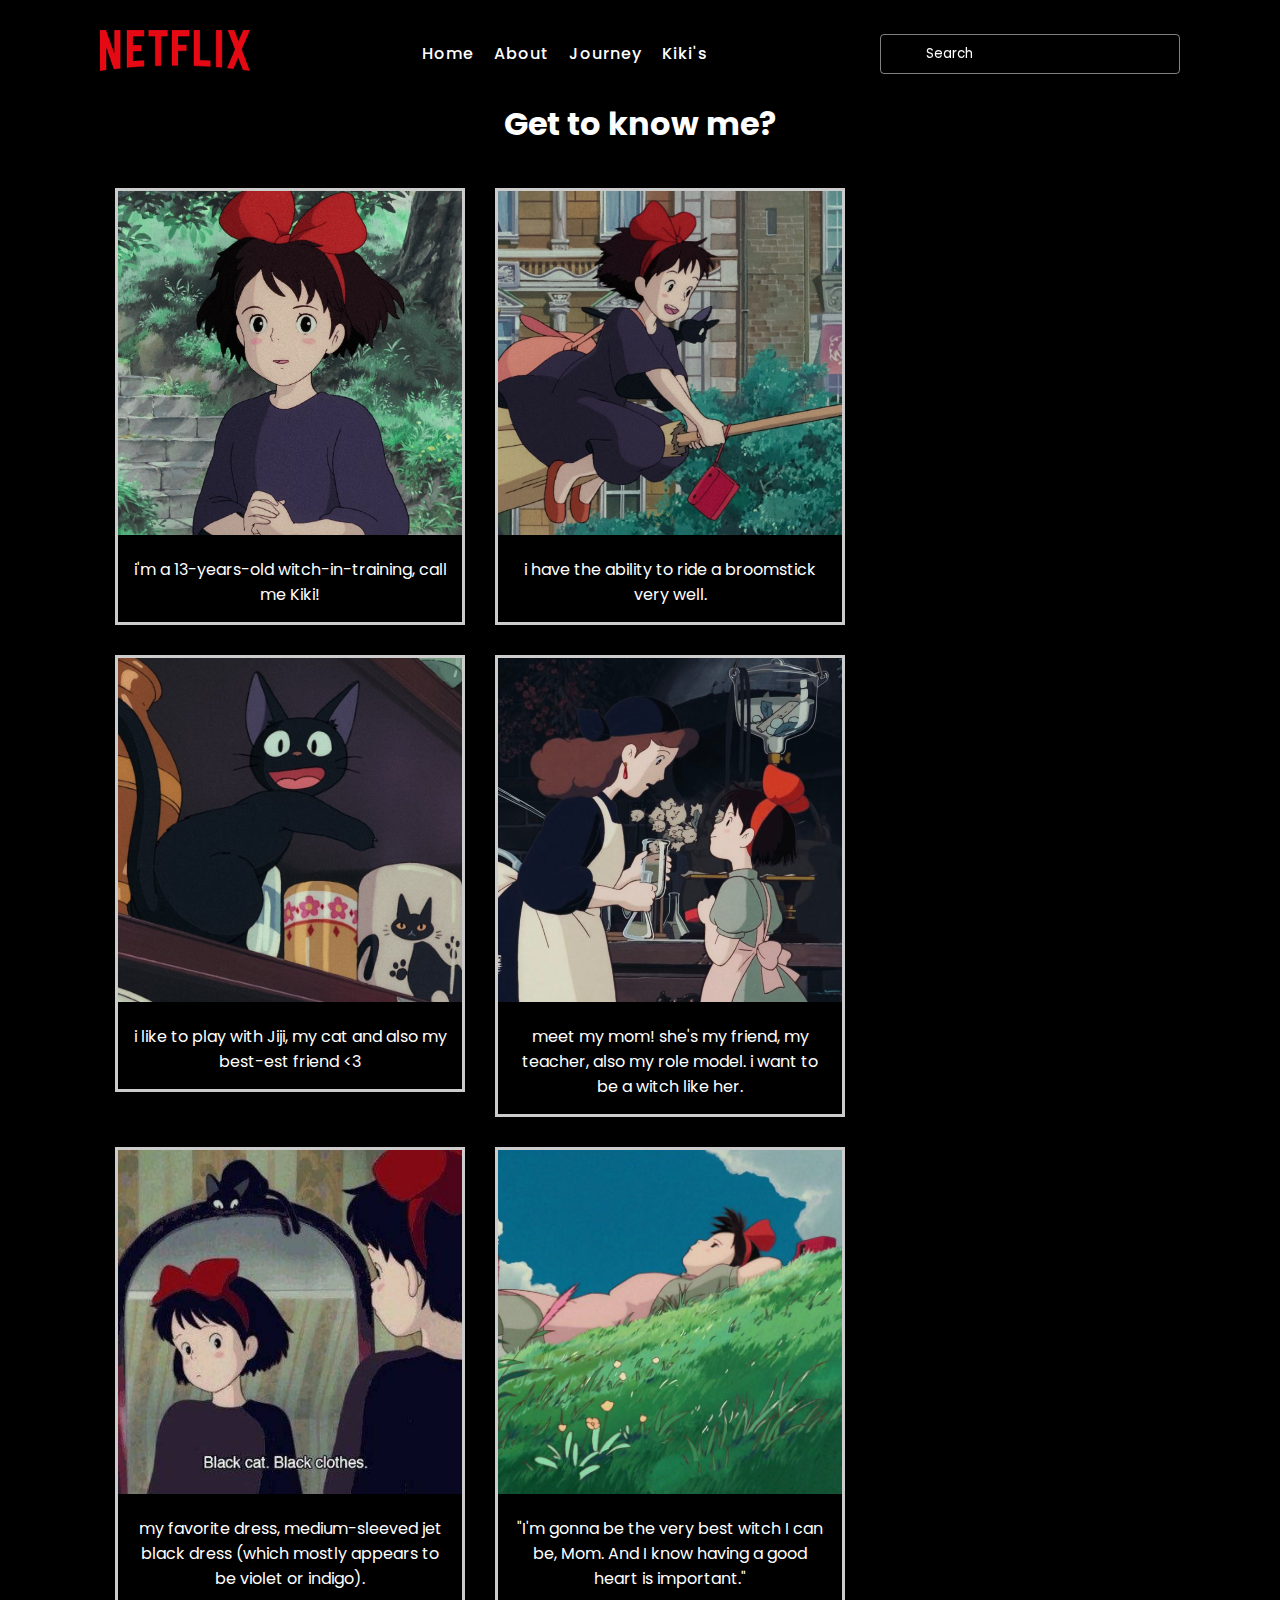
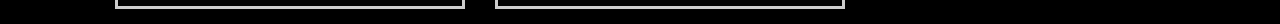
<file: about.html>
<!DOCTYPE html>
<html lang="en">
<head>
	<meta name="viewport" content="width=device-width", initial-scale=1.0>
	<meta charset="utf-8">
	<title>about kiki</title>
	<link rel="stylesheet" type="text/css" href="about.css">
	<header>
		<a href="#" class="logo"><img src="pic/logo.png"></a>
		<ul class="navigation">
			<li><a href="index.html">Home</a></li>
			<li><a href="about.html">About</a></li>
			<li><a href="future.html">Journey</a></li>
			<li><a href="kiki.html">Kiki's</a></li>
		</ul>
		<div class="search">
			<input type="text" placeholder="Search">
		</div>
	</header>
</head>
<body>
	<div class="about">
		<h1>Get to know me?</h1>
	</div>
<section>
	<div class="gallery">
		<img src="pic/kiki.jpg" width="400" height="400">
		<div class="desc">i'm a 13-years-old witch-in-training, call me Kiki!</div>
	</div>
	<div class="gallery">
		<img src="pic/broomstick.jpg" width="400" height="400">
		<div class="desc">i have the ability to ride a broomstick very well.</div>
	</div>
	<div class="gallery">
		<img src="pic/jiji.jpg" width="400" height="400">
		<div class="desc">i like to play with Jiji, my cat and also my best-est friend <3</div>
	</div>
	<div class="gallery">
		<img src="pic/mom.jpg" width="400" height="400">
		<div class="desc">meet my mom! she's my friend, my teacher, also my role model. i want to be a witch like her.</div>
	</div>
	<div class="gallery">
		<img src="pic/dress.jpg" width="400" height="400">
		<div class="desc">my favorite dress, medium-sleeved jet black dress (which mostly appears to be violet or indigo).</div>
	</div>
	<div class="gallery">
		<img src="pic/motivation.jpg" width="400" height="400">
		<div class="desc">"I'm gonna be the very best witch I can be, Mom. And I know having a good heart is important."</div>
	</div>
</section>
</body>
</html>
</file>
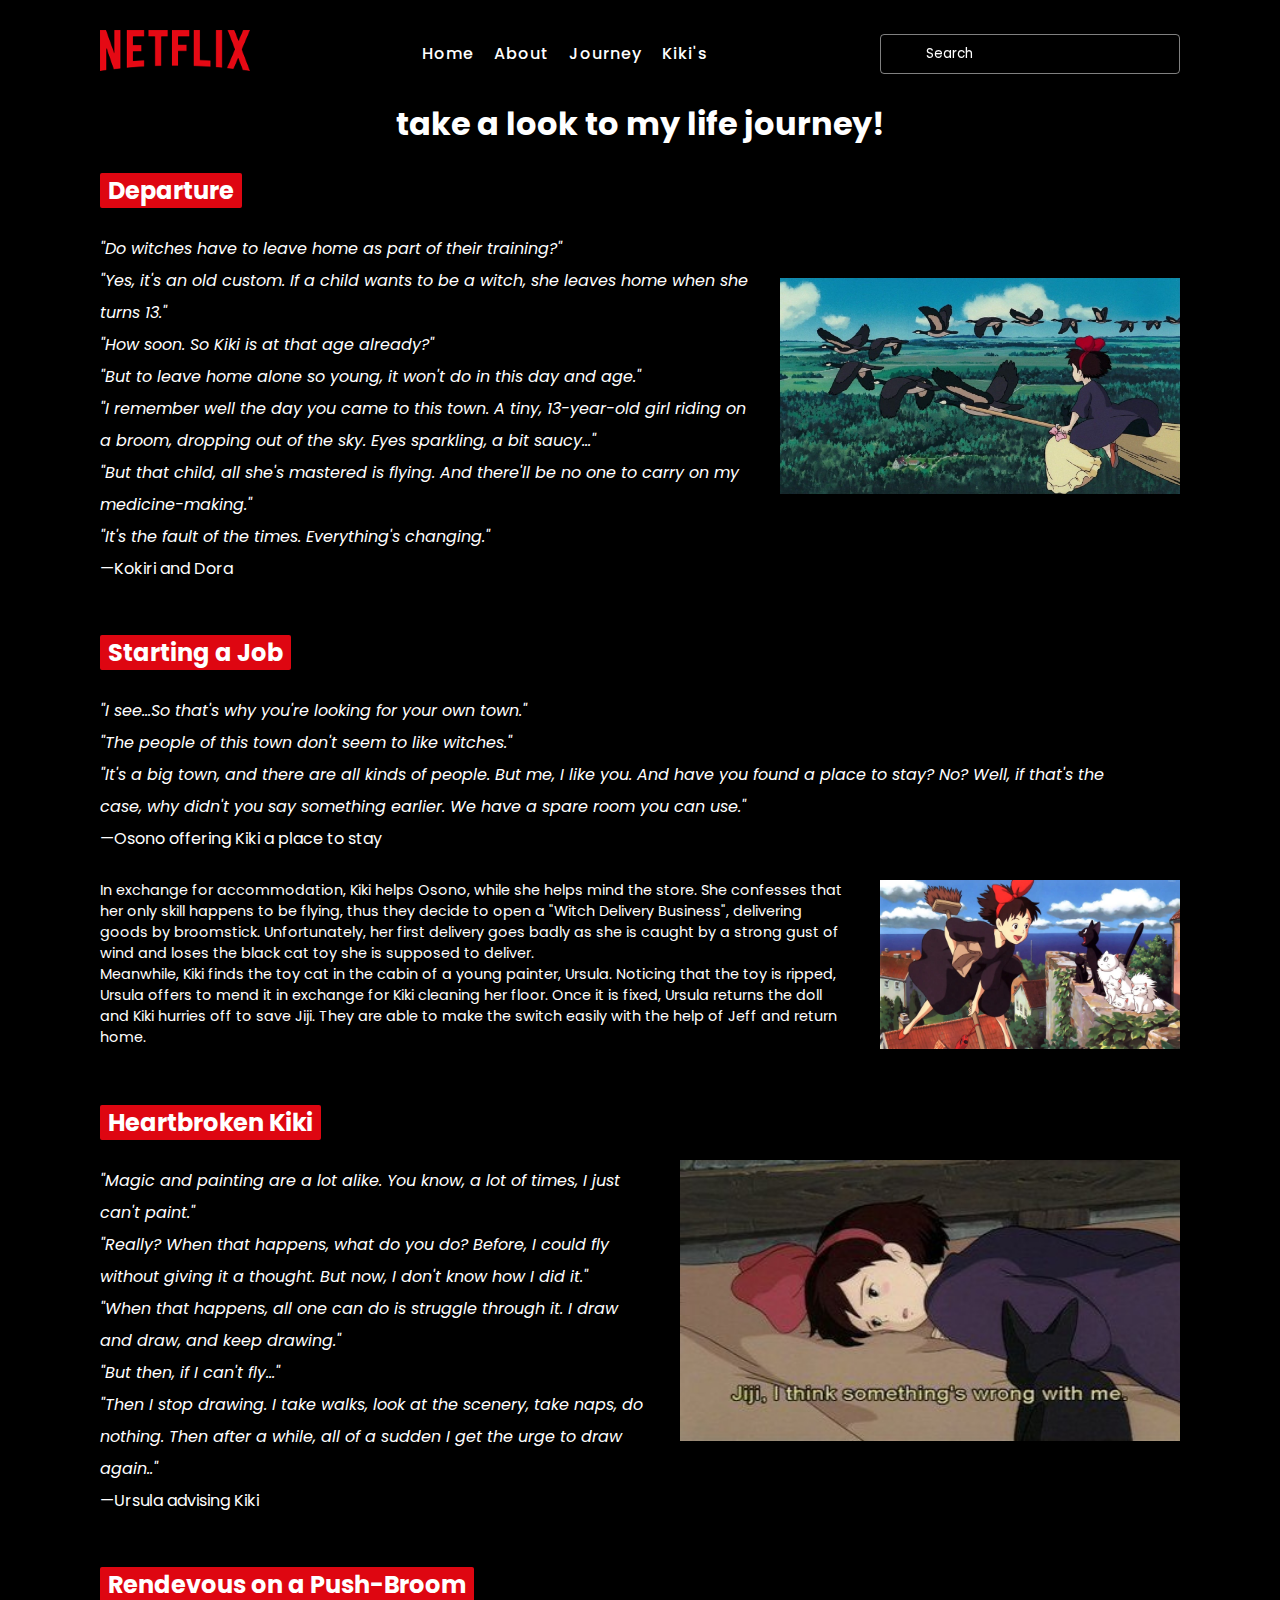
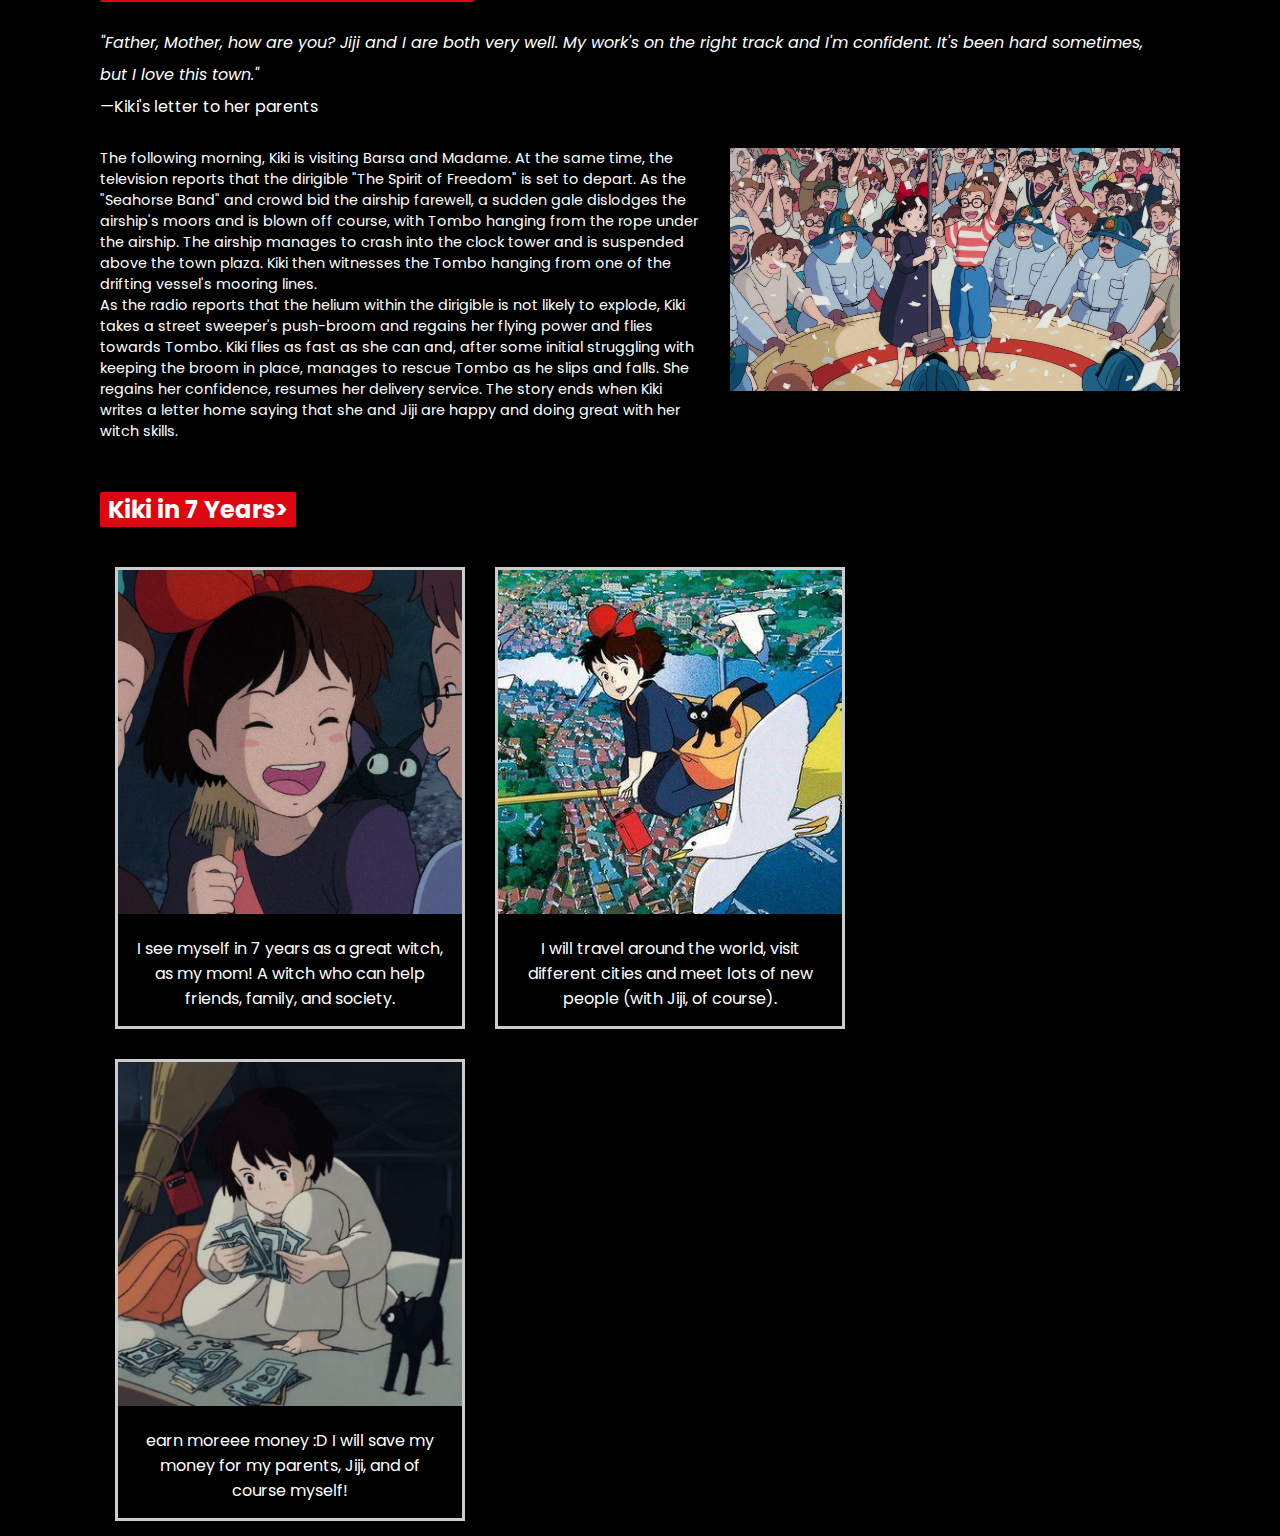
<file: future.html>
<!DOCTYPE html>
<html lang="en">
<head>
	<meta name="viewport" content="width=device-width", initial-scale=1.0>
	<meta charset="utf-8">
	<title>the future of kiki</title>
	<link rel="stylesheet" type="text/css" href="future.css">
	<header>
		<a href="#" class="logo"><img src="pic/logo.png"></a>
		<ul class="navigation">
			<li><a href="index.html">Home</a></li>
			<li><a href="about.html">About</a></li>
			<li><a href="future.html">Journey</a></li>
			<li><a href="kiki.html">Kiki's</a></li>
		</ul>
		<div class="search">
			<input type="text" placeholder="Search">
		</div>
	</header>
</head>
<body>
	<div class="title">
		<h1>take a look to my life journey!</h1>
	</div>
	<div class="header">
		<h2><i>Departure</i></h2>
	</div>
	<div class="dialogue">
		<p class="dg">
			<i>"Do witches have to leave home as part of their training?"<br>"Yes, it's an old custom. If a child wants to be a witch, she leaves home when she turns 13."<br>"How soon. So Kiki is at that age already?"<br>"But to leave home alone so young, it won't do in this day and age."<br>"I remember well the day you came to this town. A tiny, 13-year-old girl riding on a broom, dropping out of the sky. Eyes sparkling, a bit saucy..."<br>"But that child, all she's mastered is flying. And there'll be no one to carry on my medicine-making."<br>"It's the fault of the times. Everything's changing."</i>
			<br>—Kokiri and Dora
		</p>
		<div class="departure">
			<img src="pic/departure.jpg">
		</div>
	</div>

	<div class="header">
		<h2><i>Starting a Job</i></h2>
	</div>
	<div class="dialogue">
		<p>
			<i>"I see...So that's why you're looking for your own town."<br>"The people of this town don't seem to like witches."<br>"It's a big town, and there are all kinds of people. But me, I like you. And have you found a place to stay? No? Well, if that's the case, why didn't you say something earlier. We have a spare room you can use."</i>
			<br>—Osono offering Kiki a place to stay
		</p>
	</div>
	<div class="desc">
		<p class="pr">
			In exchange for accommodation, Kiki helps Osono, while she helps mind the store. She confesses that her only skill happens to be flying, thus they decide to open a "Witch Delivery Business", delivering goods by broomstick. Unfortunately, her first delivery goes badly as she is caught by a strong gust of wind and loses the black cat toy she is supposed to deliver.<br>Meanwhile, Kiki finds the toy cat in the cabin of a young painter, Ursula. Noticing that the toy is ripped, Ursula offers to mend it in exchange for Kiki cleaning her floor. Once it is fixed, Ursula returns the doll and Kiki hurries off to save Jiji. They are able to make the switch easily with the help of Jeff and return home.
		</p>
		<div class="job">
			<img src="pic/job.png">
		</div>
	</div>

	<div class="header">
		<h2><i>Heartbroken Kiki</i></h2>
	</div>
	<div class="dialogue">
		<p class="dg">
			<i>"Magic and painting are a lot alike. You know, a lot of times, I just can't paint."<br>"Really? When that happens, what do you do? Before, I could fly without giving it a thought. But now, I don't know how I did it."<br>"When that happens, all one can do is struggle through it. I draw and draw, and keep drawing."<br>"But then, if I can't fly..."<br>"Then I stop drawing. I take walks, look at the scenery, take naps, do nothing. Then after a while, all of a sudden I get the urge to draw again.."</i>
			<br>—Ursula advising Kiki
			<div class="heartbroken">
				<img src="pic/heartbroken.jpg">
			</div>
	</div>

	<div class="header">
		<h2><i>Rendevous on a Push-Broom</i></h2>
	</div>
	<div class="dialogue">
		<p>
			<i>"Father, Mother, how are you? Jiji and I are both very well. My work's on the right track and I'm confident. It's been hard sometimes, but I love this town."</i>
			<br>—Kiki's letter to her parents
		</p>
	</div>
	<div class="desc">
		<p class="pr">
			The following morning, Kiki is visiting Barsa and Madame. At the same time, the television reports that the dirigible "The Spirit of Freedom" is set to depart. As the "Seahorse Band" and crowd bid the airship farewell, a sudden gale dislodges the airship's moors and is blown off course, with Tombo hanging from the rope under the airship. The airship manages to crash into the clock tower and is suspended above the town plaza. Kiki then witnesses the Tombo hanging from one of the drifting vessel's mooring lines.<br>As the radio reports that the helium within the dirigible is not likely to explode, Kiki takes a street sweeper's push-broom and regains her flying power and flies towards Tombo. Kiki flies as fast as she can and, after some initial struggling with keeping the broom in place, manages to rescue Tombo as he slips and falls. She regains her confidence, resumes her delivery service. The story ends when Kiki writes a letter home saying that she and Jiji are happy and doing great with her witch skills.
		</p>
		<div class="rendesvous">
			<img src="pic/rendesvous.jpg">
		</div>
	</div>

	<div class="header">
		<h2><i>Kiki in 7 Years></i></h2>
	<section>
		<div class="gallery">
		<img src="pic/one.jpg" width="400" height="400">
		<div class="text">I see myself in 7 years as a great witch, as my mom! A witch who can help friends, family, and society.</div>
	</div>
	<div class="gallery">
		<img src="pic/two.jpg" width="400" height="400">
		<div class="text">I will travel around the world, visit different cities and meet lots of new people (with Jiji, of course).</div>
	</div>
	<div class="gallery">
		<img src="pic/three.jpg" width="400" height="400">
		<div class="text">earn moreee money :D I will save my money for my parents, Jiji, and of course myself!</div>
	</div>
	</section>
</body>
</html>
</file>
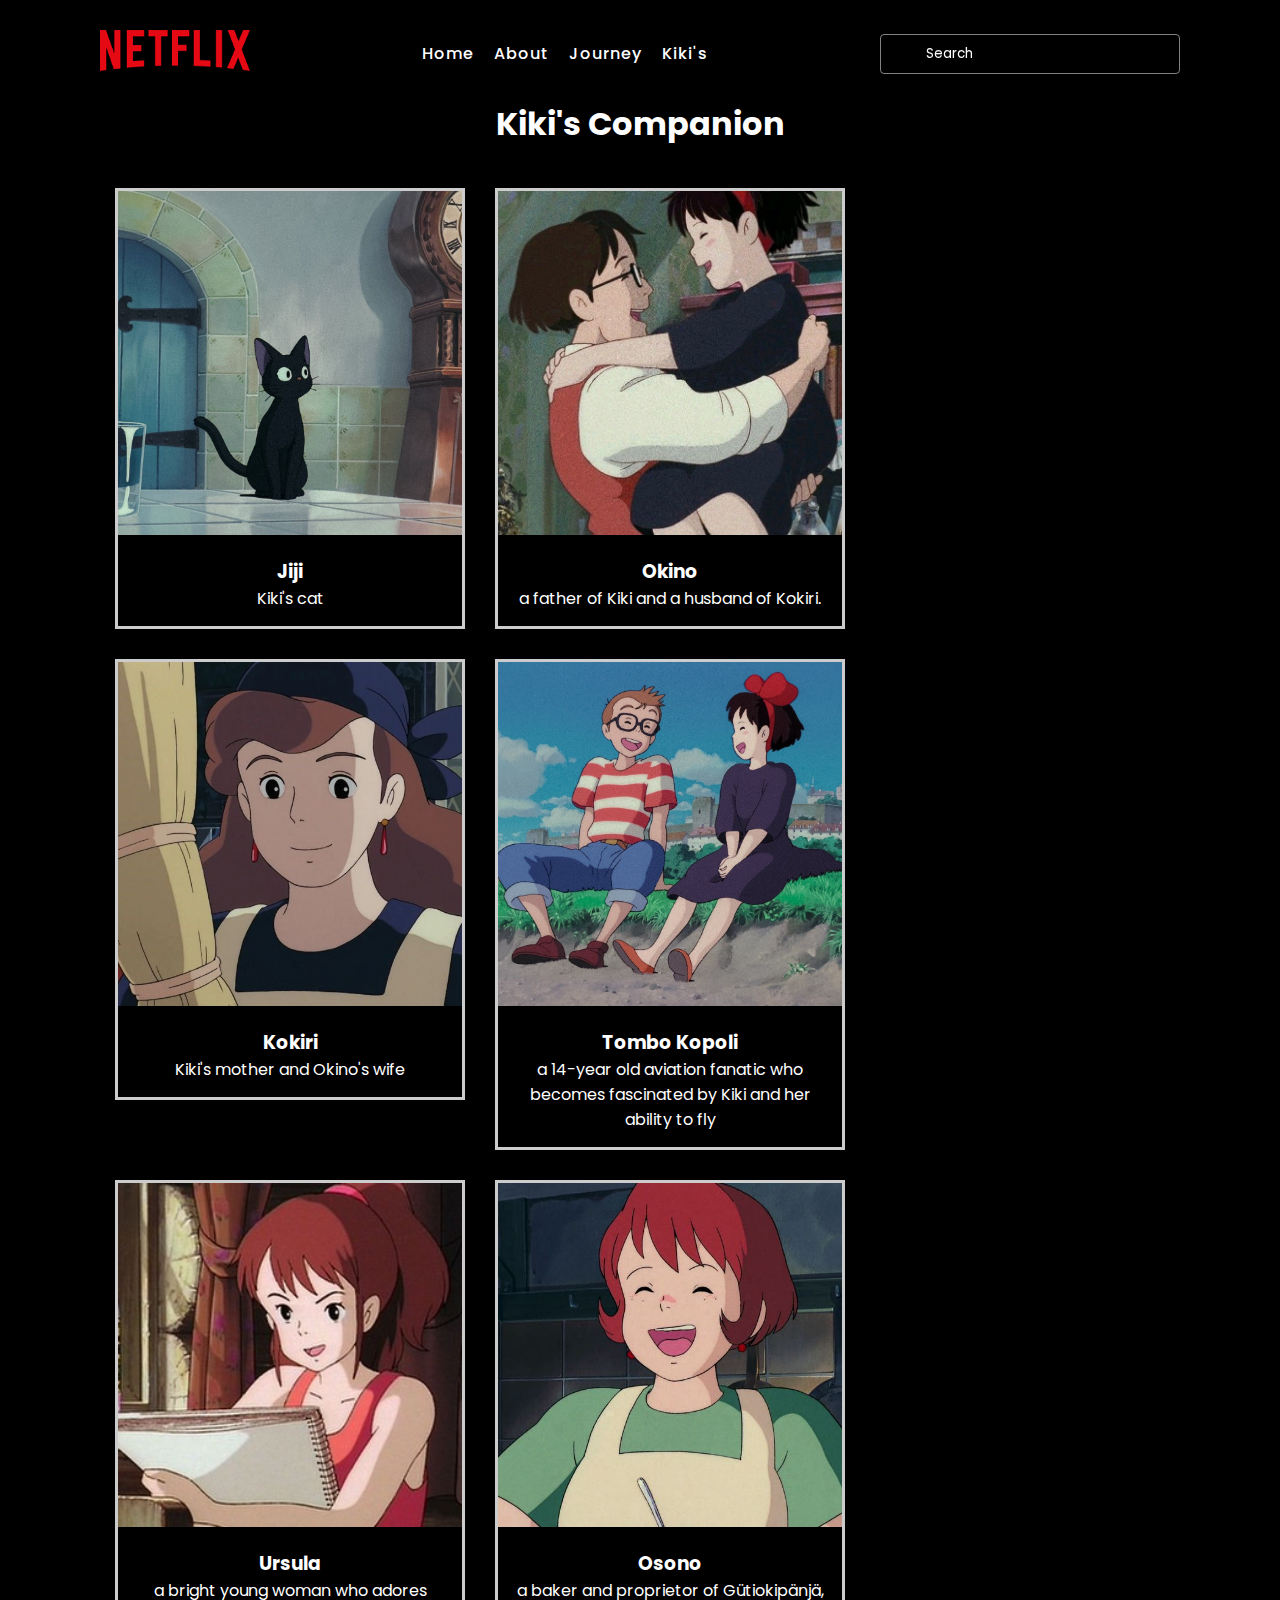
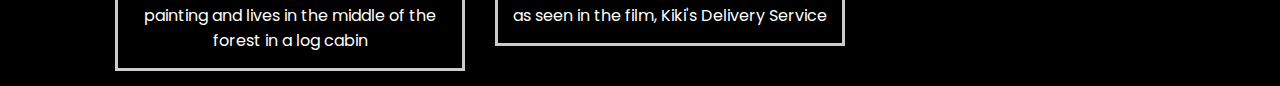
<file: kiki.html>
<!DOCTYPE html>
<html lang="en">
<head>
	<meta name="viewport" content="width=device-width", initial-scale=1.0>
	<meta charset="utf-8">
	<title>meet kiki's companion</title>
	<link rel="stylesheet" type="text/css" href="kiki.css">
	<header>
		<a href="#" class="logo"><img src="pic/logo.png"></a>
		<ul class="navigation">
			<li><a href="index.html">Home</a></li>
			<li><a href="about.html">About</a></li>
			<li><a href="future.html">Journey</a></li>
			<li><a href="kiki.html">Kiki's</a></li>
		</ul>
		<div class="search">
			<input type="text" placeholder="Search">
		</div>
	</header>
</head>
<body>
	<div class="kiki">
		<h1>Kiki's Companion</h1>
	</div>
<section>
	<div class="gallery">
		<img src="pic/jiji2.jpg" width="400" height="400">
		<div class="desc">
			<h3>Jiji</h3>
			<p>Kiki's cat</p>
		</div>
	</div>
	<div class="gallery">
		<img src="pic/okino.jpg" width="400" height="400">
		<div class="desc">
			<h3>Okino</h3>
			<p>a father of Kiki and a husband of Kokiri.</p>
		</div>
	</div>
	<div class="gallery">
		<img src="pic/kokiri.jpg" width="400" height="400">
		<div class="desc">
			<h3>Kokiri</h3>
			<p>Kiki's mother and Okino's wife</p>
		</div>
	</div>
	<div class="gallery">
		<img src="pic/tombo.jpg" width="400" height="400">
		<div class="desc">
			<h3>Tombo Kopoli</h3>
			<p>a 14-year old aviation fanatic who becomes fascinated by Kiki and her ability to fly</p>
		</div>
	</div>
	<div class="gallery">
		<img src="pic/ursula.jpeg" width="400" height="400">
		<div class="desc">
			<h3>Ursula</h3>
			<p>a bright young woman who adores painting and lives in the middle of the forest in a log cabin</p>
		</div>
	</div>
	<div class="gallery">
		<img src="pic/osono.jpg" width="400" height="400">
		<div class="desc">
			<h3>Osono</h3>
			<p>a baker and proprietor of Gütiokipänjä, as seen in the film, Kiki's Delivery Service</p>
		</div>
	</div>
</section>
</body>
</html>
</file>
<file: about.css>
@import url('https://fonts.googleapis.com/css?family=Poppins:200,300,400,500,600,700,800,900&display=swap');*

{
	margin: 0;
	padding: 0;
	box-sizing: border-box;
	font-family: 'Poppins', sans-serif;
}
body
{
	background: #000;
}
header
{
	position: absolute;
	top: 0;
	left: 0;
	width: 100%;
	display: flex;
	justify-content: space-between;
	align-items: center;
	padding: 30px 100px;
	z-index: 100;
}
header .logo img
{
	max-width: 150px;
}
.navigation
{
	display: flex;
}
.navigation li
{
	list-style: none;
	margin: 0 10px;
}
.navigation li a
{
	color: #fff;
	text-decoration: none;
	font-weight: 500;
	letter-spacing: 1px;
}
.navigation li:hover a
{
	color: #de0611;
}
.search
{
	position: relative;
	width: 300px;
	height: 40px;
}
.search input
{
	position: absolute;
	top: 0;
	left: 0;
	width: 100%;
	height: 100%;
	color: #fff;
	background: transparent;
	border: 1px solid rgba(255, 255, 2555, 0.5);
	outline: none;
	border-radius: 4px;
	padding: 0 10px 0 45px;
	backdrop-filter: blur(10px);
}
.search input::placeholder
{
	color: #fff;
}
.about h1
{
	color: #fff;
	padding-top: 100px;
	text-align: center;
}
section
{
	padding-top: 25px;
	padding-left: 100px;
	padding-right: 100px;
}
.gallery
{
  margin: 15px;
  border: 3px solid #ccc;
  float: left;
  width: 350px;
}

.gallery:hover
{
  border: 3px solid #de0611;
}

.gallery img
{
  width: 100%;
  height: 100%;
}

.desc
{
  padding: 15px;
  text-align: center;
  color: #fff;
}

@media (max-width: 991px)
{
	header
	{
		padding: 20px 50px;
		flex-direction: center;
	}
	.navigation
	{
		display: flex;
		justify-content: center;
		flex-wrap: wrap;
		margin: 10px 0;
	}
}
@media (max-width:600px)
{
	header
	{
		padding: 20px;
	}
	.search
	{
		position: relative;
		width: calc(100% - 20px);
		height: 40px;
	}
}
</file>
<file: future.css>
@import url('https://fonts.googleapis.com/css?family=Poppins:200,300,400,500,600,700,800,900&display=swap');*

{
	margin: 0;
	padding: 0;
	box-sizing: border-box;
	font-family: 'Poppins', sans-serif;
}
body
{
	background: #000;
}
header
{
	position: absolute;
	top: 0;
	left: 0;
	width: 100%;
	display: flex;
	justify-content: space-between;
	align-items: center;
	padding: 30px 100px;
	z-index: 100;
}
header .logo img
{
	max-width: 150px;
}
.navigation
{
	display: flex;
}
.navigation li
{
	list-style: none;
	margin: 0 10px;
}
.navigation li a
{
	color: #fff;
	text-decoration: none;
	font-weight: 500;
	letter-spacing: 1px;
}
.navigation li:hover a
{
	color: #de0611;
}
.search
{
	position: relative;
	width: 300px;
	height: 40px;
}
.search input
{
	position: absolute;
	top: 0;
	left: 0;
	width: 100%;
	height: 100%;
	color: #fff;
	background: transparent;
	border: 1px solid rgba(255, 255, 2555, 0.5);
	outline: none;
	border-radius: 4px;
	padding: 0 10px 0 45px;
	backdrop-filter: blur(10px);
}
.search input::placeholder
{
	color: #fff;
}
.title h1
{
	text-align: center;
	color: #fff;
	padding-top: 100px;
}
.header h2
{
	text-align: left;
	padding-left: 100px;
	padding-top: 25px;
	color: #fff;
}
.header h2 i
{
	background: #de0611;
	color: #fff;
	padding: 0 8px;
	display: inline-block;
	font-style: normal;
	border-radius: 2px;
}
.dialogue
{
	color: #fff;
	font-size: 100%;
	display: flex;
	padding-right: 100px;
	padding-left: 100px;
	padding-top: 20px;
	padding-bottom: 25px;
}
.dialogue p
{
	color: #fff;
	padding-top: 5px;
	line-height: 2;
	padding-right: 30px;
}
.dialogue .departure img
{
	width: 400px;
	height: auto;
	padding-top: 50px;
}
.desc
{
	color: #fff;
	font-size: 90%;
	display: flex;
	padding-right: 100px;
	padding-left: 100px;
	padding-top: 0;
	padding-bottom: 25px;
}
.desc p
{
	padding-right: 30px;
}
.desc .job img
{
	width: 300px;
	height: auto;
}
.dialogue .heartbroken img
{
	width: 500px;
	height: auto;
}
.desc .rendesvous img
{
	width: 450px;
	height: auto;
}
section
{
	padding-top: 25px;
	padding-left: 100px;
	padding-right: 100px;
}
.gallery
{
  margin: 15px;
  border: 3px solid #ccc;
  float: left;
  width: 350px;
}

.gallery:hover
{
  border: 3px solid #de0611;
}

.gallery img
{
  width: 100%;
  height: 100%;
}

.text
{
  padding: 15px;
  text-align: center;
  color: #fff;
}

@media (max-width: 991px)
{
	header
	{
		padding: 20px 50px;
		flex-direction: center;
	}
	.navigation
	{
		display: flex;
		justify-content: center;
		flex-wrap: wrap;
		margin: 10px 0;
	}
}
@media (max-width:600px)
{
	header
	{
		padding: 20px;
	}
	.search
	{
		position: relative;
		width: calc(100% - 20px);
		height: 40px;
	}
}
</file>
<file: kiki.css>
@import url('https://fonts.googleapis.com/css?family=Poppins:200,300,400,500,600,700,800,900&display=swap');*

{
	margin: 0;
	padding: 0;
	box-sizing: border-box;
	font-family: 'Poppins', sans-serif;
}
body
{
	background: #000;
}
header
{
	position: absolute;
	top: 0;
	left: 0;
	width: 100%;
	display: flex;
	justify-content: space-between;
	align-items: center;
	padding: 30px 100px;
	z-index: 100;
}
header .logo img
{
	max-width: 150px;
}
.navigation
{
	display: flex;
}
.navigation li
{
	list-style: none;
	margin: 0 10px;
}
.navigation li a
{
	color: #fff;
	text-decoration: none;
	font-weight: 500;
	letter-spacing: 1px;
}
.navigation li:hover a
{
	color: #de0611;
}
.search
{
	position: relative;
	width: 300px;
	height: 40px;
}
.search input
{
	position: absolute;
	top: 0;
	left: 0;
	width: 100%;
	height: 100%;
	color: #fff;
	background: transparent;
	border: 1px solid rgba(255, 255, 2555, 0.5);
	outline: none;
	border-radius: 4px;
	padding: 0 10px 0 45px;
	backdrop-filter: blur(10px);
}
.search input::placeholder
{
	color: #fff;
}
.kiki h1
{
	color: #fff;
	padding-top: 100px;
	text-align: center;
}
section
{
	padding-top: 25px;
	padding-left: 100px;
	padding-right: 100px;
}
.gallery
{
  margin: 15px;
  border: 3px solid #ccc;
  float: left;
  width: 350px;
}

.gallery:hover
{
  border: 3px solid #de0611;
}

.gallery img
{
  width: 100%;
  height: 100%;
}

.desc
{
  padding: 15px;
  text-align: center;
  color: #fff;
}

@media (max-width: 991px)
{
	header
	{
		padding: 20px 50px;
		flex-direction: center;
	}
	.navigation
	{
		display: flex;
		justify-content: center;
		flex-wrap: wrap;
		margin: 10px 0;
	}
}
@media (max-width:600px)
{
	header
	{
		padding: 20px;
	}
	.search
	{
		position: relative;
		width: calc(100% - 20px);
		height: 40px;
	}
}
</file>
